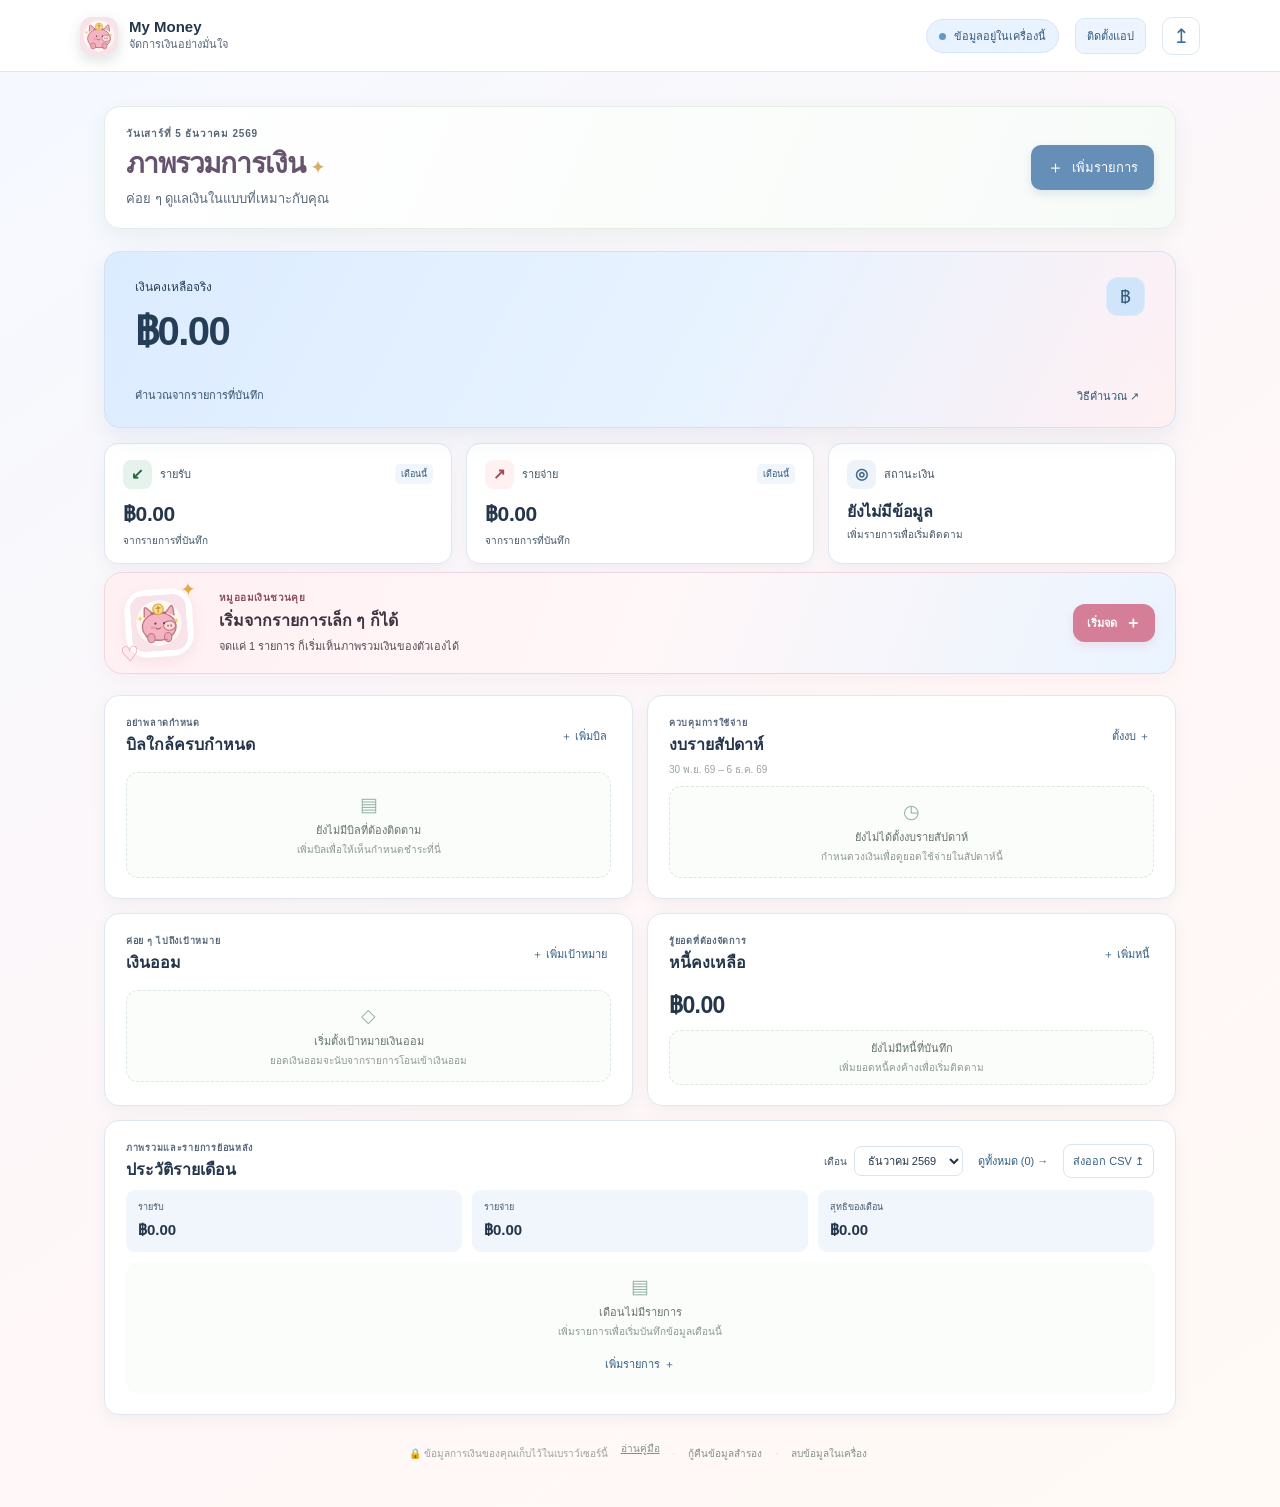
<file: index.html>
<!doctype html>
<html lang="th">
<head>
  <meta charset="utf-8">
  <meta name="viewport" content="width=device-width,initial-scale=1,viewport-fit=cover">
  <meta name="theme-color" content="#e7f1fb">
  <meta name="description" content="แอปบันทึกรายรับรายจ่ายส่วนตัว เก็บข้อมูลในเครื่อง พร้อมสำรองข้อมูลได้">
  <meta name="apple-mobile-web-app-capable" content="yes">
  <meta name="apple-mobile-web-app-status-bar-style" content="default">
  <meta name="apple-mobile-web-app-title" content="My Money">
  <link rel="icon" href="icon.svg?v=mint-v13" type="image/svg+xml">
  <link rel="apple-touch-icon" sizes="180x180" href="icon.svg?v=mint-v13">
  <link rel="manifest" href="manifest.webmanifest">
  <link rel="stylesheet" href="styles.css?v=bluepink-v15">
  <title>My Money</title>
</head>
<body>
  <header class="topbar">
    <a class="brand" href="#top" aria-label="My Money หน้าหลัก"><span class="brand-mark"><img src="icon.svg" alt="" aria-hidden="true" style="width:100%;height:100%;object-fit:cover;border-radius:inherit;display:block"></span><span><b>My Money</b><small>จัดการเงินอย่างมั่นใจ</small></span></a>
    <div class="top-actions"><span class="local-pill"><i></i> ข้อมูลอยู่ในเครื่องนี้</span><button class="install-button" id="installBtn">ติดตั้งแอป</button><button class="icon-button" id="backupBtn" title="สำรองข้อมูล" aria-label="สำรองข้อมูล">↥</button></div>
  </header>
  <main id="top">
    <section class="welcome"><div><p class="eyebrow" id="today"></p><h1>ภาพรวมการเงิน <span>✦</span></h1><p class="subhead">ค่อย ๆ ดูแลเงินในแบบที่เหมาะกับคุณ</p></div><button class="primary-button" id="openTransaction"><span>＋</span> เพิ่มรายการ</button></section>
    <section class="balance-card" aria-label="เงินคงเหลือ"><div class="balance-top"><div><p class="card-label">เงินคงเหลือจริง</p><p class="balance-amount" id="balance">฿0.00</p></div><div class="balance-icon">฿</div></div><div class="balance-bottom"><span id="balanceNote">คำนวณจากรายการที่บันทึก</span><button class="balance-link" id="balanceInfo">วิธีคำนวณ <span>↗</span></button></div><div class="card-decoration"></div></section>
    <section class="stat-grid" aria-label="ภาพรวม"><article class="stat-card"><div class="stat-head"><span class="stat-icon income-icon">↙</span><span class="stat-label">รายรับ</span><span class="period-label">เดือนนี้</span></div><strong id="income">฿0.00</strong><small>จากรายการที่บันทึก</small></article><article class="stat-card"><div class="stat-head"><span class="stat-icon expense-icon">↗</span><span class="stat-label">รายจ่าย</span><span class="period-label">เดือนนี้</span></div><strong id="expense">฿0.00</strong><small>จากรายการที่บันทึก</small></article><article class="stat-card status-card"><div class="stat-head"><span class="stat-icon status-icon">◎</span><span class="stat-label">สถานะเงิน</span></div><strong class="status-value" id="status">ยังไม่มีข้อมูล</strong><small id="statusNote">เพิ่มรายการเพื่อเริ่มติดตาม</small></article></section>
<section class="nudge-card" aria-live="polite"><div class="nudge-mascot"><img src="icon.svg" alt="หมูออมเงินยิ้ม"><span class="nudge-sparkle" aria-hidden="true">✦</span><span class="nudge-heart" aria-hidden="true">♡</span></div><div class="nudge-copy"><p class="nudge-kicker">หมูออมเงินชวนคุย</p><h2 id="nudgeTitle">เริ่มจากรายการเล็ก ๆ ก็ได้</h2><p id="nudgeText">จดแค่ 1 รายการ ก็เริ่มเห็นภาพรวมเงินของตัวเองได้</p></div><button class="nudge-button" id="nudgeAdd"><span id="nudgeAddLabel">เริ่มจด</span><span aria-hidden="true">＋</span></button></section>
        <section class="overview-grid"><article class="panel bills-panel"><div class="panel-heading"><div><p class="eyebrow">อย่าพลาดกำหนด</p><h2>บิลใกล้ครบกำหนด</h2></div><button class="text-button" id="addBillBtn">＋ เพิ่มบิล</button></div><div id="billsList" class="empty-state"><span class="empty-icon">▤</span><b>ยังไม่มีบิลที่ต้องติดตาม</b><span>เพิ่มบิลเพื่อให้เห็นกำหนดชำระที่นี่</span></div></article>
      <article class="panel budget-panel"><div class="panel-heading"><div><p class="eyebrow">ควบคุมการใช้จ่าย</p><h2>งบรายสัปดาห์</h2></div><button class="text-button" id="setBudgetBtn">ตั้งงบ ＋</button></div><div class="week-caption" id="weekRange"></div><div id="budgetsList" class="empty-state compact"><span class="empty-icon">◷</span><b>ยังไม่ได้ตั้งงบรายสัปดาห์</b><span>กำหนดวงเงินเพื่อดูยอดใช้จ่ายในสัปดาห์นี้</span></div></article></section>
    <section class="overview-grid lower-grid"><article class="panel goals-panel"><div class="panel-heading"><div><p class="eyebrow">ค่อย ๆ ไปถึงเป้าหมาย</p><h2>เงินออม</h2></div><button class="text-button" id="addGoalBtn">＋ เพิ่มเป้าหมาย</button></div><div id="goalsList" class="empty-state compact"><span class="empty-icon">◇</span><b>เริ่มตั้งเป้าหมายเงินออม</b><span>ยอดเงินออมจะนับจากรายการโอนเข้าเงินออม</span></div></article><article class="panel debt-panel"><div class="panel-heading"><div><p class="eyebrow">รู้ยอดที่ต้องจัดการ</p><h2>หนี้คงเหลือ</h2></div><button class="text-button" id="addDebtBtn">＋ เพิ่มหนี้</button></div><div class="debt-total" id="debtTotal">฿0.00</div><div id="debtsList" class="empty-state compact"><span class="empty-icon">⌁</span><b>ยังไม่มีหนี้ที่บันทึก</b><span>เพิ่มยอดหนี้คงค้างเพื่อเริ่มติดตาม</span></div></article></section>
    <section class="panel activity-panel history-panel"><div class="panel-heading"><div><p class="eyebrow">ภาพรวมและรายการย้อนหลัง</p><h2>ประวัติรายเดือน</h2></div><div class="history-actions"><label class="month-select-label"><span>เดือน</span><select id="historyMonth" aria-label="เลือกเดือน"></select></label><button class="text-button" id="allTransactions">ดูทั้งหมด</button><button class="text-button export-month" id="exportMonth">ส่งออก CSV ↥</button></div></div><div class="month-summary"><div><span>รายรับ</span><strong id="monthIncome">฿0.00</strong></div><div><span>รายจ่าย</span><strong id="monthExpense">฿0.00</strong></div><div><span>สุทธิของเดือน</span><strong id="monthNet">฿0.00</strong></div></div><div class="table-wrap"><table><thead><tr><th>รายการ</th><th>หมวดหมู่</th><th>วันที่</th><th class="align-right">จำนวนเงิน</th></tr></thead><tbody id="transactionRows"></tbody></table><div id="transactionEmpty" class="empty-state activity-empty"><span class="empty-icon">▤</span><b>เดือนไม่มีรายการ</b><span>เพิ่มรายการเพื่อเริ่มบันทึกข้อมูลเดือนนี้</span><button class="text-button" id="firstEntry">เพิ่มรายการ ＋</button></div></div></section>
    <footer><span>🔒 ข้อมูลการเงินของคุณเก็บไว้ในเบราว์เซอร์นี้</span><a class="footer-link" href="คู่มือการใช้งาน.html">อ่านคู่มือ</a><span class="footer-dot">·</span><button class="footer-link" id="restoreBtn">กู้คืนข้อมูลสำรอง</button><span class="footer-dot">·</span><button class="footer-link" id="clearDataBtn">ลบข้อมูลในเครื่อง</button></footer>
  </main>
  <nav class="mobile-nav"><a class="nav-active" href="#top"><span>⌂</span>หน้าหลัก</a><button id="navTransactions"><span>↕</span>รายการ</button><button id="navAdd"><span class="nav-add">＋</span>เพิ่มรายการ</button><button id="navBudget"><span>◷</span>งบประมาณ</button><button id="navSettings"><span>⚙</span>ตั้งค่า</button></nav>
  <dialog id="dialog"><form id="dialogForm" method="dialog"><div class="dialog-head"><div><p class="eyebrow" id="dialogEyebrow">บันทึกข้อมูล</p><h2 id="dialogTitle"></h2></div><button type="button" class="close-button" id="closeDialog" aria-label="ปิด">×</button></div><div id="dialogContent" class="dialog-content"></div><div class="dialog-actions"><button type="button" class="secondary-button" id="cancelDialog">ยกเลิก</button><button type="submit" class="primary-button" id="saveDialog">บันทึก</button></div></form></dialog>
  <input id="importFile" type="file" accept="application/json,.json" hidden>
  <div id="toast" role="status" aria-live="polite"></div>
  <script src="app.js?v=bluepink-v15"></script>
</body></html>
</file>
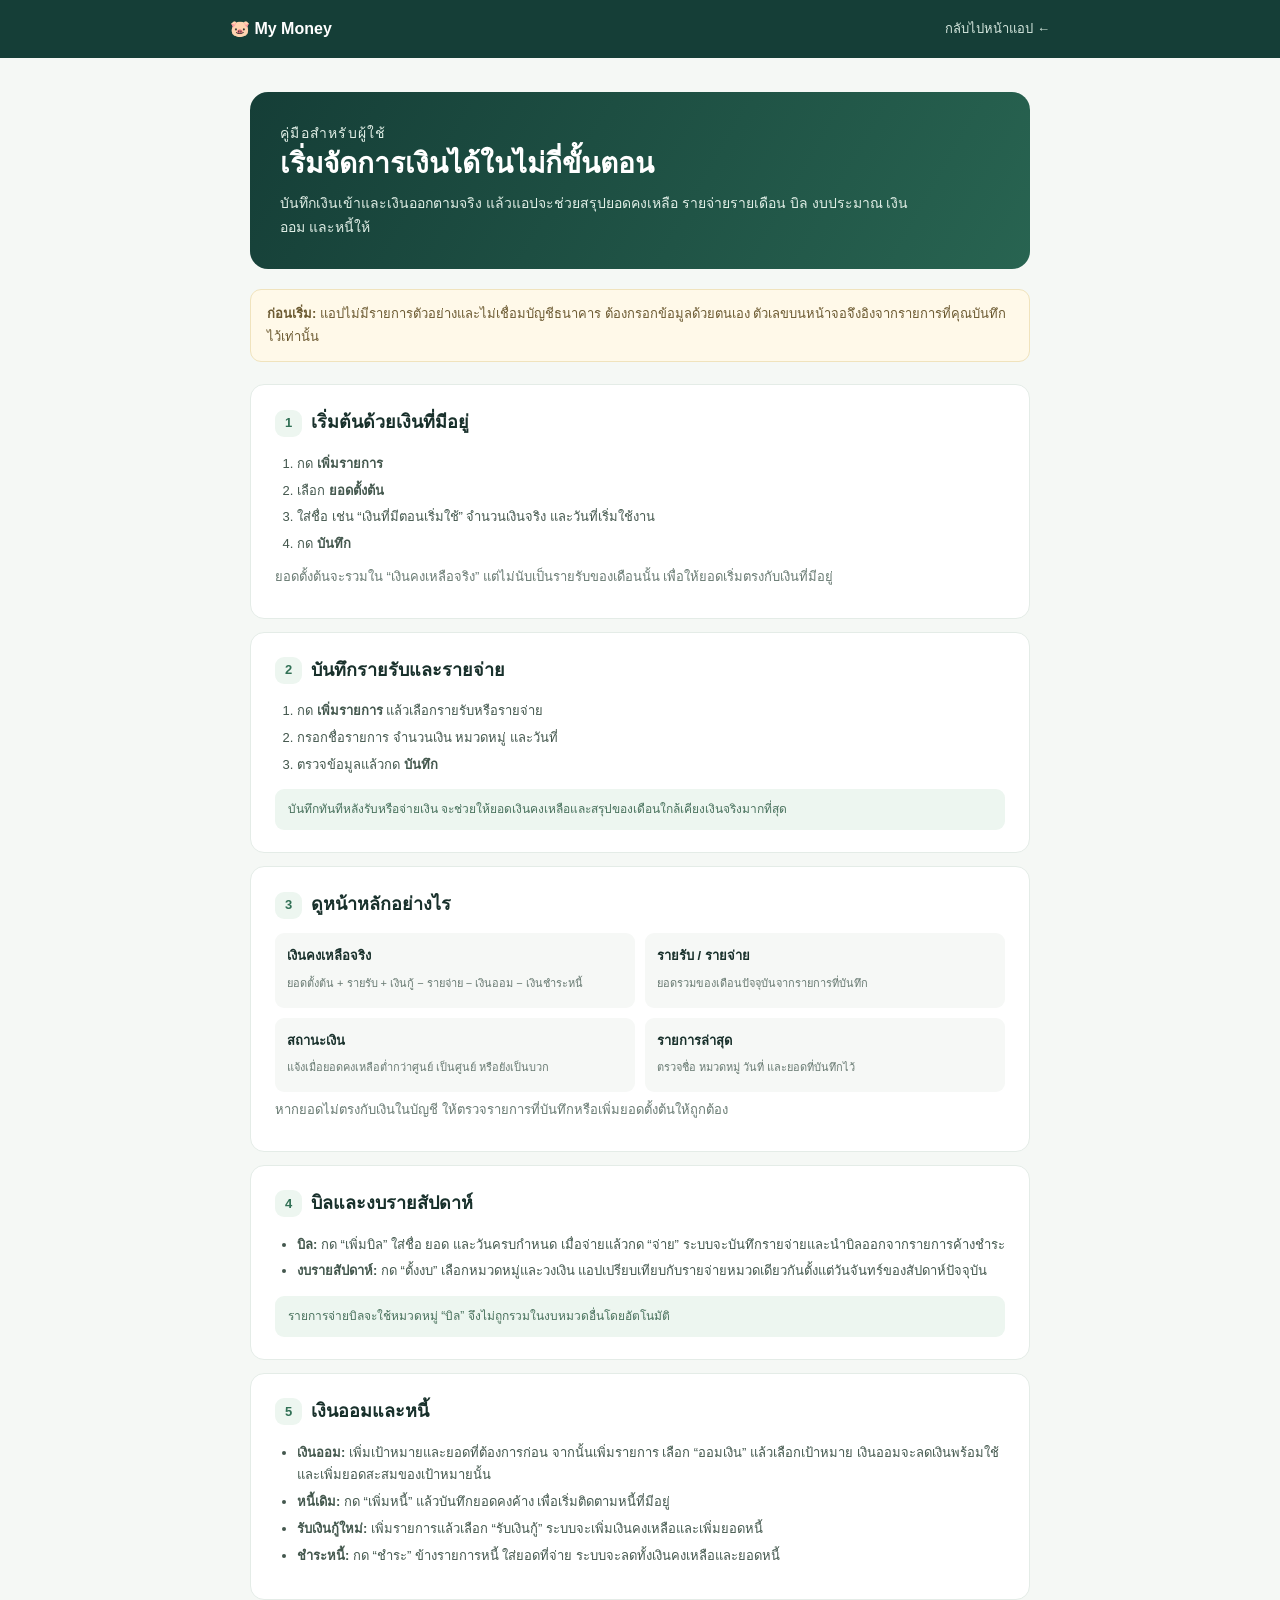
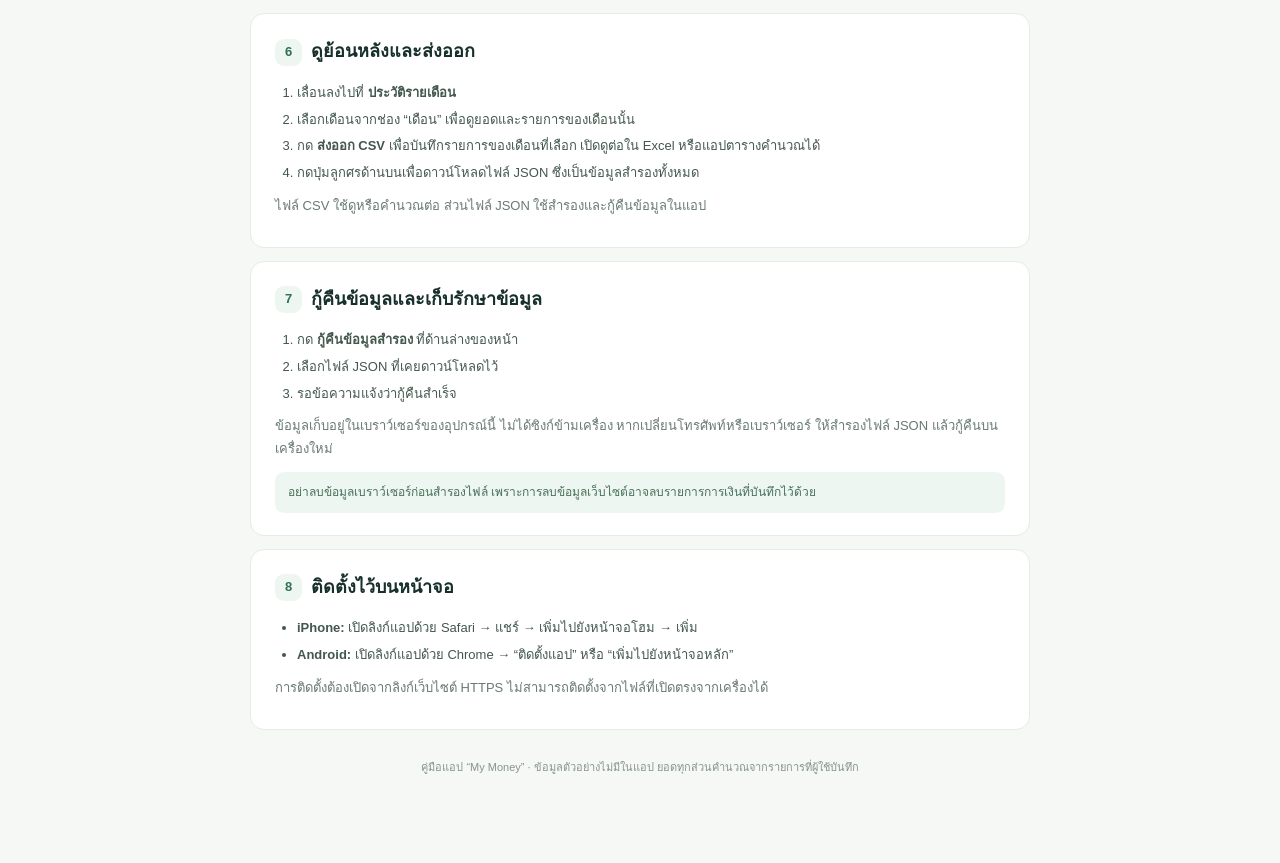
<file: คู่มือการใช้งาน.html>
<!doctype html>
<html lang="th">
<head>
  <meta charset="utf-8">
  <meta name="viewport" content="width=device-width,initial-scale=1,viewport-fit=cover">
  <meta name="theme-color" content="#153e37">
  <title>คู่มือการใช้งาน · My Money</title>
  <style>
    :root{--green:#153e37;--ink:#18302b;--muted:#687a72;--line:#e4ece7;--paper:#f5f8f5;--pale:#edf6f0;--gold:#f3c65f}*{box-sizing:border-box}body{margin:0;background:var(--paper);color:var(--ink);font-family:"Leelawadee UI",Tahoma,sans-serif;line-height:1.75}.top{background:var(--green);color:#fff;padding:15px max(calc((100vw - 820px)/2),20px);display:flex;justify-content:space-between;align-items:center}.brand{font-weight:700;text-decoration:none;color:white}.back{color:#d5e7de;text-decoration:none;font-size:13px}main{max-width:820px;padding:34px 20px 60px;margin:auto}.hero{background:linear-gradient(120deg,#153e37,#286451);border-radius:18px;padding:29px 30px;color:#fff;margin-bottom:20px}.eyebrow{font-size:11px;letter-spacing:.09em;color:#c4ddcf;margin:0 0 5px}.hero h1{font-size:28px;line-height:1.3;margin:0 0 9px}.hero p{font-size:14px;color:#e0eee6;margin:0;max-width:630px}.callout{background:#fff9e9;border:1px solid #f0e3bd;color:#6b5930;border-radius:11px;padding:13px 16px;font-size:13px;margin:15px 0 22px}.section{background:white;border:1px solid var(--line);border-radius:14px;padding:22px 24px;margin:13px 0}.section h2{font-size:18px;margin:0 0 12px;display:flex;align-items:center;gap:9px}.num{display:inline-grid;place-items:center;width:27px;height:27px;background:var(--pale);color:#317055;border-radius:9px;font-size:13px}.section p{font-size:13px;color:var(--muted);margin:7px 0}.section ol,.section ul{padding-left:22px;margin:8px 0;color:#43574d;font-size:13px}.section li{padding:2px 0}.tip{background:var(--pale);border-radius:9px;padding:10px 13px;color:#47705b;font-size:12px;margin-top:11px}.pill{display:inline-block;background:#f1f5f2;padding:2px 8px;border-radius:6px;color:#456458;font-size:11px}.grid{display:grid;grid-template-columns:1fr 1fr;gap:10px}.grid div{background:#f6f8f6;border-radius:9px;padding:12px}.grid b{display:block;font-size:13px}.grid span{font-size:11px;color:var(--muted)}.foot{color:#87958d;font-size:11px;text-align:center;padding:15px}@media(max-width:600px){.top{padding:12px 16px}main{padding:20px 13px 36px}.hero{padding:22px 19px}.hero h1{font-size:24px}.section{padding:17px 16px}.grid{grid-template-columns:1fr}}
  </style>
</head>
<body>
  <header class="top"><a class="brand" href="index.html">🐷 My Money</a><a class="back" href="index.html">กลับไปหน้าแอป ←</a></header>
  <main>
    <section class="hero"><p class="eyebrow">คู่มือสำหรับผู้ใช้</p><h1>เริ่มจัดการเงินได้ในไม่กี่ขั้นตอน</h1><p>บันทึกเงินเข้าและเงินออกตามจริง แล้วแอปจะช่วยสรุปยอดคงเหลือ รายจ่ายรายเดือน บิล งบประมาณ เงินออม และหนี้ให้</p></section>
    <div class="callout"><b>ก่อนเริ่ม:</b> แอปไม่มีรายการตัวอย่างและไม่เชื่อมบัญชีธนาคาร ต้องกรอกข้อมูลด้วยตนเอง ตัวเลขบนหน้าจอจึงอิงจากรายการที่คุณบันทึกไว้เท่านั้น</div>

    <section class="section"><h2><span class="num">1</span> เริ่มต้นด้วยเงินที่มีอยู่</h2><ol><li>กด <b>เพิ่มรายการ</b></li><li>เลือก <b>ยอดตั้งต้น</b></li><li>ใส่ชื่อ เช่น “เงินที่มีตอนเริ่มใช้” จำนวนเงินจริง และวันที่เริ่มใช้งาน</li><li>กด <b>บันทึก</b></li></ol><p>ยอดตั้งต้นจะรวมใน “เงินคงเหลือจริง” แต่ไม่นับเป็นรายรับของเดือนนั้น เพื่อให้ยอดเริ่มตรงกับเงินที่มีอยู่</p></section>

    <section class="section"><h2><span class="num">2</span> บันทึกรายรับและรายจ่าย</h2><ol><li>กด <b>เพิ่มรายการ</b> แล้วเลือกรายรับหรือรายจ่าย</li><li>กรอกชื่อรายการ จำนวนเงิน หมวดหมู่ และวันที่</li><li>ตรวจข้อมูลแล้วกด <b>บันทึก</b></li></ol><div class="tip">บันทึกทันทีหลังรับหรือจ่ายเงิน จะช่วยให้ยอดเงินคงเหลือและสรุปของเดือนใกล้เคียงเงินจริงมากที่สุด</div></section>

    <section class="section"><h2><span class="num">3</span> ดูหน้าหลักอย่างไร</h2><div class="grid"><div><b>เงินคงเหลือจริง</b><span>ยอดตั้งต้น + รายรับ + เงินกู้ − รายจ่าย − เงินออม − เงินชำระหนี้</span></div><div><b>รายรับ / รายจ่าย</b><span>ยอดรวมของเดือนปัจจุบันจากรายการที่บันทึก</span></div><div><b>สถานะเงิน</b><span>แจ้งเมื่อยอดคงเหลือต่ำกว่าศูนย์ เป็นศูนย์ หรือยังเป็นบวก</span></div><div><b>รายการล่าสุด</b><span>ตรวจชื่อ หมวดหมู่ วันที่ และยอดที่บันทึกไว้</span></div></div><p>หากยอดไม่ตรงกับเงินในบัญชี ให้ตรวจรายการที่บันทึกหรือเพิ่มยอดตั้งต้นให้ถูกต้อง</p></section>

    <section class="section"><h2><span class="num">4</span> บิลและงบรายสัปดาห์</h2><ul><li><b>บิล:</b> กด “เพิ่มบิล” ใส่ชื่อ ยอด และวันครบกำหนด เมื่อจ่ายแล้วกด “จ่าย” ระบบจะบันทึกรายจ่ายและนำบิลออกจากรายการค้างชำระ</li><li><b>งบรายสัปดาห์:</b> กด “ตั้งงบ” เลือกหมวดหมู่และวงเงิน แอปเปรียบเทียบกับรายจ่ายหมวดเดียวกันตั้งแต่วันจันทร์ของสัปดาห์ปัจจุบัน</li></ul><div class="tip">รายการจ่ายบิลจะใช้หมวดหมู่ “บิล” จึงไม่ถูกรวมในงบหมวดอื่นโดยอัตโนมัติ</div></section>

    <section class="section"><h2><span class="num">5</span> เงินออมและหนี้</h2><ul><li><b>เงินออม:</b> เพิ่มเป้าหมายและยอดที่ต้องการก่อน จากนั้นเพิ่มรายการ เลือก “ออมเงิน” แล้วเลือกเป้าหมาย เงินออมจะลดเงินพร้อมใช้และเพิ่มยอดสะสมของเป้าหมายนั้น</li><li><b>หนี้เดิม:</b> กด “เพิ่มหนี้” แล้วบันทึกยอดคงค้าง เพื่อเริ่มติดตามหนี้ที่มีอยู่</li><li><b>รับเงินกู้ใหม่:</b> เพิ่มรายการแล้วเลือก “รับเงินกู้” ระบบจะเพิ่มเงินคงเหลือและเพิ่มยอดหนี้</li><li><b>ชำระหนี้:</b> กด “ชำระ” ข้างรายการหนี้ ใส่ยอดที่จ่าย ระบบจะลดทั้งเงินคงเหลือและยอดหนี้</li></ul></section>

    <section class="section"><h2><span class="num">6</span> ดูย้อนหลังและส่งออก</h2><ol><li>เลื่อนลงไปที่ <b>ประวัติรายเดือน</b></li><li>เลือกเดือนจากช่อง “เดือน” เพื่อดูยอดและรายการของเดือนนั้น</li><li>กด <b>ส่งออก CSV</b> เพื่อบันทึกรายการของเดือนที่เลือก เปิดดูต่อใน Excel หรือแอปตารางคำนวณได้</li><li>กดปุ่มลูกศรด้านบนเพื่อดาวน์โหลดไฟล์ JSON ซึ่งเป็นข้อมูลสำรองทั้งหมด</li></ol><p>ไฟล์ CSV ใช้ดูหรือคำนวณต่อ ส่วนไฟล์ JSON ใช้สำรองและกู้คืนข้อมูลในแอป</p></section>

    <section class="section"><h2><span class="num">7</span> กู้คืนข้อมูลและเก็บรักษาข้อมูล</h2><ol><li>กด <b>กู้คืนข้อมูลสำรอง</b> ที่ด้านล่างของหน้า</li><li>เลือกไฟล์ JSON ที่เคยดาวน์โหลดไว้</li><li>รอข้อความแจ้งว่ากู้คืนสำเร็จ</li></ol><p>ข้อมูลเก็บอยู่ในเบราว์เซอร์ของอุปกรณ์นี้ ไม่ได้ซิงก์ข้ามเครื่อง หากเปลี่ยนโทรศัพท์หรือเบราว์เซอร์ ให้สำรองไฟล์ JSON แล้วกู้คืนบนเครื่องใหม่</p><div class="tip">อย่าลบข้อมูลเบราว์เซอร์ก่อนสำรองไฟล์ เพราะการลบข้อมูลเว็บไซต์อาจลบรายการการเงินที่บันทึกไว้ด้วย</div></section>

    <section class="section"><h2><span class="num">8</span> ติดตั้งไว้บนหน้าจอ</h2><ul><li><b>iPhone:</b> เปิดลิงก์แอปด้วย Safari → แชร์ → เพิ่มไปยังหน้าจอโฮม → เพิ่ม</li><li><b>Android:</b> เปิดลิงก์แอปด้วย Chrome → “ติดตั้งแอป” หรือ “เพิ่มไปยังหน้าจอหลัก”</li></ul><p>การติดตั้งต้องเปิดจากลิงก์เว็บไซต์ HTTPS ไม่สามารถติดตั้งจากไฟล์ที่เปิดตรงจากเครื่องได้</p></section>

    <p class="foot">คู่มือแอป “My Money” · ข้อมูลตัวอย่างไม่มีในแอป ยอดทุกส่วนคำนวณจากรายการที่ผู้ใช้บันทึก</p>
  </main>
</body>
</html>
</file>
<file: styles.css>
:root{--ink:#172b2a;--muted:#788682;--line:#e8eeeb;--paper:#f6f8f6;--white:#fff;--green:#176e58;--mint:#dff3ea;--red:#c95751;--gold:#c3903f;--font:'Leelawadee UI',Tahoma,sans-serif}*{box-sizing:border-box}body{margin:0;background:var(--paper);color:var(--ink);font-family:var(--font);font-size:14px}.topbar{height:72px;background:#fff;border-bottom:1px solid #edf1ef;display:flex;align-items:center;justify-content:space-between;padding:0 max(calc((100vw - 1120px)/2),24px);position:sticky;top:0;z-index:3}.brand{display:flex;gap:11px;align-items:center;color:var(--ink);text-decoration:none}.brand-mark{width:38px;height:38px;border-radius:12px;background:#153e37;color:#fff;display:grid;place-items:center;font-size:20px;font-weight:600}.brand b,.brand small{display:block}.brand b{font-size:15px}.brand small{font-size:11px;color:var(--muted)}.top-actions{display:flex;align-items:center;gap:16px}.local-pill{background:#eff7f2;border:1px solid #e0eee6;border-radius:99px;padding:7px 12px;color:#58766a;font-size:11px}.local-pill i{display:inline-block;width:7px;height:7px;border-radius:50%;background:#51a87d;margin-right:5px}.icon-button{border:1px solid var(--line);background:white;border-radius:10px;width:38px;height:38px;color:var(--green);font-size:20px;cursor:pointer}main{max-width:1120px;padding:34px 24px 30px;margin:auto}.welcome{display:flex;align-items:center;justify-content:space-between;margin-bottom:22px}.eyebrow{text-transform:uppercase;letter-spacing:.08em;color:#84948e;font:600 10px var(--font);margin:0 0 6px}.welcome h1{font-size:26px;line-height:1.2;margin:0;font-weight:600;letter-spacing:-.03em}.welcome h1 span{font-size:16px;color:#bf9a55}.nickname-button{padding:0;border:0;background:transparent;color:inherit;font:inherit;letter-spacing:inherit;cursor:pointer;border-bottom:1px dashed #93aaa0}.nickname-button:focus-visible{outline:2px solid #65a78b;outline-offset:3px;border-radius:3px}.nickname-button::after{content:" ✎";font-size:.55em;color:#608774;vertical-align:middle}.subhead{margin:7px 0 0;color:var(--muted);font-size:12px}.primary-button,.secondary-button{font:500 13px var(--font);border:0;border-radius:10px;padding:11px 16px;cursor:pointer}.primary-button{background:#164b40;color:#fff;box-shadow:0 3px 8px #12423824}.primary-button:hover{background:#0f3e34}.primary-button>span{font-size:17px;margin-right:4px;vertical-align:-1px}.balance-card{height:177px;border-radius:16px;background:linear-gradient(112deg,#123b35,#164d42 65%,#276250);padding:25px 30px;color:#fff;position:relative;overflow:hidden;margin-bottom:15px;box-shadow:0 9px 24px #1d544326}.balance-card:before{content:"";position:absolute;width:300px;height:300px;right:80px;top:-228px;border:1px solid #ffffff13;border-radius:50%}.card-decoration{position:absolute;width:235px;height:235px;border:1px solid #ffffff15;border-radius:50%;right:-35px;bottom:-190px;box-shadow:0 0 0 28px #ffffff08,0 0 0 58px #ffffff05}.balance-top{display:flex;justify-content:space-between;align-items:flex-start;position:relative;z-index:1}.card-label{margin:0;color:#d0e2d9;font-size:12px}.balance-amount{margin:3px 0 0;font:700 37px var(--font);letter-spacing:-1.5px}.balance-icon{height:39px;width:39px;border:1px solid #ffffff38;border-radius:12px;color:#d1e8dc;display:grid;place-items:center;font-size:18px}.balance-bottom{position:absolute;z-index:1;bottom:21px;left:30px;right:30px;display:flex;justify-content:space-between;color:#c3d9ce;font-size:11px}.balance-link{color:#e0eee7;border:0;background:none;font:inherit;cursor:pointer}.stat-grid{display:grid;grid-template-columns:repeat(3,1fr);gap:14px;margin-bottom:15px}.stat-card,.panel{background:#fff;border:1px solid #e9efec;border-radius:13px}.stat-card{padding:16px 18px 15px;min-height:103px}.stat-head{display:flex;align-items:center;gap:8px}.stat-icon{width:25px;height:25px;border-radius:8px;display:grid;place-items:center;font-size:15px;font-weight:600}.income-icon{background:#e5f4ec;color:#378664}.expense-icon{background:#fbebea;color:#be655e}.status-icon{background:#f5f0e4;color:#aa8843}.stat-label{font-size:11px;color:#65746f}.period-label{margin-left:auto;font-size:9px;color:#98a29e;background:#f5f7f6;border-radius:5px;padding:3px 6px}.stat-card>strong{display:block;font:700 20px var(--font);margin:8px 0 1px;letter-spacing:-.4px}.stat-card small{color:#9aa49f;font-size:10px}.stat-card .status-value{font:600 16px var(--font);margin-top:10px}.overview-grid{display:grid;grid-template-columns:1fr 1fr;gap:14px;margin-bottom:14px}.panel{padding:18px 20px;min-width:0}.panel-heading{display:flex;align-items:center;justify-content:space-between;margin-bottom:15px}.panel-heading .eyebrow{margin-bottom:2px;font-size:9px}.panel h2{font-size:15px;margin:0;font-weight:600}.text-button,.footer-link{border:0;background:transparent;color:#397b64;font:500 11px var(--font);cursor:pointer;padding:4px}.text-button:hover,.footer-link:hover{color:#164b40;text-decoration:underline}.empty-state{min-height:106px;border:1px dashed #e5ece8;border-radius:10px;display:flex;align-items:center;justify-content:center;flex-direction:column;gap:3px;color:#8c9993;text-align:center;font-size:10px;padding:13px}.empty-state b{font-size:11px;font-weight:500;color:#64736d}.empty-icon{font-size:19px;color:#94b5a5;margin-bottom:2px}.compact{min-height:89px}.week-caption{font-size:10px;color:#9ba59f;margin:-10px 0 9px}.budget-row{margin:10px 0 13px}.budget-label{display:flex;justify-content:space-between;font-size:11px;margin-bottom:5px}.budget-label span:last-child{font:11px 'Manrope',sans-serif;color:#6f7c77}.progress{height:6px;background:#eef2ef;border-radius:10px;overflow:hidden}.progress>i{display:block;height:100%;border-radius:10px;background:#51a37e}.progress>i.over{background:#cf6860}.budget-foot{font-size:9px;color:#9aa49f;margin-top:4px}.goal-row,.debt-row{padding:8px 0;border-bottom:1px solid #f0f3f1}.goal-top,.debt-row{display:flex;justify-content:space-between;align-items:center}.goal-name,.debt-name{font-size:11px;font-weight:500}.goal-amount,.debt-amount{font:11px 'Manrope',sans-serif;color:#53645c}.goal-row .progress{margin-top:6px}.goal-row .budget-foot{display:flex;justify-content:space-between}.debt-total{font:700 23px var(--font);letter-spacing:-.6px;margin:-3px 0 7px}.debt-panel .empty-state{min-height:55px;padding:4px}.debt-panel .empty-icon{display:none}.activity-panel{margin-top:0}.activity-panel .panel-heading{margin-bottom:8px}.table-wrap{overflow:auto}table{width:100%;border-collapse:collapse;text-align:left}th{font-size:9px;color:#98a39d;font-weight:500;padding:8px 10px;border-bottom:1px solid #edf1ef}td{font-size:11px;color:#65736d;padding:10px;border-bottom:1px solid #f0f3f1}td:first-child{color:#263a34;font-weight:500}.align-right{text-align:right}.amount-income{color:#338262;font-family:'Manrope',sans-serif}.amount-expense{color:#bd615a;font-family:'Manrope',sans-serif}.amount-neutral{color:#526a5f;font-family:'Manrope',sans-serif}.category-chip{background:#f2f6f3;border-radius:5px;padding:3px 7px;font-size:9px}.activity-empty{border:0;min-height:130px}.activity-empty .text-button{margin-top:5px}footer{display:flex;align-items:center;justify-content:center;gap:9px;padding:22px 0 6px;color:#9aa49f;font-size:10px}.footer-link{font-size:10px;color:#82928a}.footer-dot{color:#ccd3cf}.mobile-nav{display:none}dialog{border:0;border-radius:16px;padding:0;width:min(460px,calc(100vw - 32px));max-height:calc(100dvh - 28px);box-shadow:0 24px 90px #132d2570;color:var(--ink)}dialog::backdrop{background:#11251f80;backdrop-filter:blur(2px)}dialog form{padding:23px}.dialog-head{display:flex;justify-content:space-between;align-items:flex-start;border-bottom:1px solid var(--line);padding-bottom:14px}.dialog-head h2{font-size:19px;margin:0}.close-button{border:0;background:#f3f6f4;border-radius:8px;width:32px;height:32px;font-size:22px;color:#74827c;cursor:pointer}.dialog-content{padding:15px 0 6px;max-height:60dvh;overflow:auto}.field{display:block;margin:0 0 13px}.field span{display:block;font-size:11px;color:#53635c;margin-bottom:5px}.field input,.field select{width:100%;border:1px solid #dfe8e2;background:#fff;border-radius:8px;padding:10px 11px;font:13px var(--font);color:var(--ink);outline:none}.field input:focus,.field select:focus{border-color:#65a78b;box-shadow:0 0 0 3px #dff3ea}.field-help{color:#91a099;font-size:10px;margin-top:4px}.dialog-actions{display:flex;justify-content:flex-end;gap:9px;border-top:1px solid var(--line);padding-top:14px}.secondary-button{background:#f1f5f2;color:#54655d}.danger-button{color:#b44f49}.radio-row{display:flex;gap:7px;margin:0 0 14px}.radio-row label{flex:1}.radio-row input{position:absolute;opacity:0}.radio-row span{display:block;text-align:center;padding:8px;border:1px solid #e3eae6;border-radius:8px;font-size:11px;color:#718078;cursor:pointer}.radio-row input:checked+span{border-color:#5e9f83;background:#edf7f1;color:#286c50}.note-box{padding:10px;background:#f1f7f3;border-radius:8px;color:#648071;font-size:10px;margin:8px 0}#toast{position:fixed;bottom:24px;left:50%;transform:translate(-50%,20px);opacity:0;background:#163f36;color:#fff;padding:10px 16px;border-radius:9px;box-shadow:0 5px 18px #153d3438;font-size:12px;transition:.2s;z-index:10;pointer-events:none}#toast.show{transform:translate(-50%,0);opacity:1}
@media(max-width:650px){body{padding-bottom:67px}.topbar{height:60px;padding:0 16px}.brand-mark{width:34px;height:34px;border-radius:11px}.local-pill{font-size:9px;padding:6px 9px}.top-actions{gap:9px}main{padding:23px 15px 20px}.welcome{margin-bottom:17px}.welcome h1{font-size:23px}.welcome .primary-button{padding:10px 12px;font-size:11px}.subhead{font-size:11px}.balance-card{height:157px;padding:20px 20px;margin-bottom:11px}.balance-amount{font-size:32px}.balance-bottom{left:20px;right:20px;bottom:18px;font-size:9px}.balance-icon{height:34px;width:34px}.stat-grid{gap:8px;margin-bottom:11px}.stat-card{padding:12px 10px 11px;min-height:91px}.stat-head{gap:5px}.stat-icon{width:21px;height:21px;font-size:13px;border-radius:6px}.stat-label{font-size:9px}.period-label{font-size:8px;padding:2px 4px}.stat-card>strong{font-size:15px;margin-top:8px}.stat-card .status-value{font-size:12px}.stat-card small{font-size:8px}.overview-grid{grid-template-columns:1fr;gap:10px;margin-bottom:10px}.panel{padding:15px}.panel-heading{margin-bottom:12px}.panel h2{font-size:14px}.lower-grid{grid-template-columns:1fr 1fr}.lower-grid .panel{padding:13px 11px}.lower-grid .panel-heading{align-items:flex-start;gap:5px}.lower-grid .panel-heading h2{font-size:13px}.lower-grid .text-button{font-size:9px}.lower-grid .eyebrow{font-size:8px}.debt-total{font-size:20px}.activity-panel{padding:15px 10px}.activity-panel .panel-heading{padding:0 5px}.table-wrap{margin:0 -4px}th,td{padding:9px 6px;font-size:9px;white-space:nowrap}.category-chip{font-size:8px;padding:3px 5px}footer{flex-wrap:wrap;font-size:9px;padding-bottom:12px}.footer-link{font-size:9px}.mobile-nav{height:62px;position:fixed;bottom:0;left:0;right:0;background:#fff;border-top:1px solid #e9efec;display:flex;align-items:center;justify-content:space-around;z-index:5;padding-bottom:env(safe-area-inset-bottom)}.mobile-nav a,.mobile-nav button{display:flex;flex-direction:column;align-items:center;justify-content:center;gap:2px;min-width:50px;color:#87948e;font:9px var(--font);text-decoration:none;background:none;border:0}.mobile-nav span{font-size:18px;line-height:20px}.mobile-nav .nav-active{color:#26694f}.mobile-nav .nav-add{background:#194a3f;color:white;border-radius:10px;width:32px;height:32px;display:grid;place-items:center;margin-top:-13px;box-shadow:0 3px 8px #194a3f33}.dialog-actions{padding-bottom:env(safe-area-inset-bottom)}}
.history-actions{display:flex;align-items:center;gap:11px}.month-select-label{display:flex;align-items:center;gap:7px;font-size:10px;color:#829089}.month-select-label select{border:1px solid #e2eae5;background:#fff;color:#31443a;border-radius:7px;padding:7px 9px;font:11px var(--font);max-width:170px}.export-month{border:1px solid #e3ece6;border-radius:7px;padding:7px 9px;white-space:nowrap}.month-summary{display:grid;grid-template-columns:repeat(3,1fr);gap:10px;margin:0 0 10px}.month-summary>div{background:#f7f9f7;border-radius:9px;padding:10px 12px}.month-summary span,.month-summary strong{display:block}.month-summary span{font-size:9px;color:#84918b}.month-summary strong{font:600 15px var(--font);margin-top:4px;color:#29473b}.month-summary strong.negative{color:#bd554e}@media(max-width:650px){.history-actions{gap:5px;flex-wrap:wrap;justify-content:flex-end}.month-select-label{gap:4px}.month-select-label select{max-width:130px;padding:6px}.export-month{font-size:9px;padding:6px 7px}.month-summary{gap:6px}.month-summary>div{padding:8px}.month-summary span{font-size:8px}.month-summary strong{font-size:12px}.history-panel .panel-heading{align-items:flex-end}}.install-button{border:1px solid #dce9e1;background:#f4f8f5;border-radius:9px;padding:8px 11px;color:#28694f;font:500 11px var(--font);cursor:pointer}.install-button:hover{background:#e9f4ec}@media(max-width:650px){.top-actions{gap:6px}.install-button{padding:7px 8px;font-size:9px}.local-pill{padding:6px 7px;font-size:8px}}
/* Friendly, touch-first visual refresh */
:root{--ink:#18342d;--muted:#71847a;--line:#e3ece6;--paper:#f3f7f3;--green:#176e58;--mint:#e4f4eb;--red:#bf5d55;--gold:#b98d43}
body{background:radial-gradient(ellipse at 10% 0%,#e7f3eb 0,transparent 34%),var(--paper);color:var(--ink)}
.topbar{background:rgba(255,255,255,.93);backdrop-filter:blur(14px);border-bottom-color:#e4eee7}
.brand-mark{box-shadow:0 5px 14px #153e3726}
.welcome{padding:19px 21px;background:linear-gradient(112deg,#fff,#f7fbf8);border:1px solid #e4eee7;border-radius:16px;box-shadow:0 7px 22px #244e3910}
.welcome h1{font-size:28px;letter-spacing:-.04em}
.subhead{font-size:13px}
.nickname-button{border-radius:5px}
.primary-button{min-height:42px;transition:transform .16s ease,box-shadow .16s ease,background .16s ease}
.primary-button:hover{transform:translateY(-1px);box-shadow:0 6px 16px #12423824}
.balance-card{background:linear-gradient(118deg,#12443a 0%,#176652 58%,#3b8d69 100%);box-shadow:0 14px 30px #14543b2b}
.balance-amount{font-size:40px}
.balance-icon{background:#ffffff12}
.stat-card,.panel{border-color:#e5eee8;box-shadow:0 5px 18px #244e390a;transition:transform .18s ease,box-shadow .18s ease}
.stat-card:hover,.panel:hover{box-shadow:0 9px 25px #244e3915}
.stat-card{border-radius:14px}
.stat-card>strong{font-size:21px}
.stat-icon{width:29px;height:29px}
.income-icon{background:#e4f5ea}.expense-icon{background:#fff0ed}.status-icon{background:#fbf3df}
.panel{border-radius:15px;padding:20px 21px}
.panel h2{font-size:16px}
.text-button,.footer-link{min-height:34px;border-radius:8px}
.text-button:hover{background:#eef7f0;text-decoration:none}
.empty-state{background:#fbfdfb;border-color:#dce9e0;border-radius:12px}
.bill-row,.budget-row,.goal-row,.debt-row{border-radius:9px}
.category-chip{background:#eaf4ed;color:#466b57}
th{font-size:10px}td{font-size:12px}
.nickname-button::after{font-weight:600}
button,a,select,input{touch-action:manipulation}
:focus-visible{outline:3px solid #70b495;outline-offset:2px}
@media(max-width:650px){
 body{padding-bottom:calc(70px + env(safe-area-inset-bottom))}
 .topbar{padding-inline:13px}
 main{padding:17px 13px 18px}
 .welcome{padding:15px 14px;border-radius:14px;gap:10px}
 .welcome h1{font-size:22px}
 .subhead{font-size:10px}
 .welcome .primary-button{min-height:42px;white-space:nowrap}
 .balance-card{border-radius:15px;padding:20px 19px}
 .balance-amount{font-size:32px}
 .stat-grid{grid-template-columns:repeat(2,minmax(0,1fr));gap:9px}
 .stat-card{min-height:91px;padding:12px 11px}
 .stat-card>strong{font-size:17px}
 .stat-card .status-value{font-size:13px}
 .status-card{grid-column:1/-1;min-height:78px;display:grid;grid-template-columns:1fr auto;align-items:center}
 .status-card .stat-head{grid-column:1;grid-row:1}
 .status-card .status-value{grid-column:2;grid-row:1}
 .status-card small{grid-column:1/-1}
 .panel{padding:15px 14px;border-radius:13px}
 .lower-grid{grid-template-columns:1fr 1fr}
 .lower-grid .panel{padding:13px 10px}
 .history-actions{gap:5px}
 .mobile-nav{height:calc(63px + env(safe-area-inset-bottom));padding-bottom:env(safe-area-inset-bottom);box-shadow:0 -5px 18px #193c2a0c}
 .dialog-actions button{min-height:42px}
}
/* Cute, encouraging check-in card */
.nudge-card{position:relative;display:grid;grid-template-columns:76px 1fr auto;align-items:center;gap:18px;overflow:hidden;margin:-7px 0 21px;padding:16px 20px;border:1px solid #f1d9df;border-radius:18px;background:linear-gradient(112deg,#fff0f3 0%,#fff8f1 55%,#fffdf9 100%);box-shadow:0 7px 20px #bd7c8b12}
.nudge-mascot{width:68px;height:68px;position:relative;display:grid;place-items:center;border-radius:22px;background:#fff;box-shadow:0 5px 14px #bd7c8b20;transform:rotate(-4deg)}
.nudge-mascot img{width:56px;height:56px;object-fit:contain}
.nudge-sparkle,.nudge-heart{position:absolute;color:#e6a93e;font-size:18px}.nudge-sparkle{right:-5px;top:-8px}.nudge-heart{left:-7px;bottom:-7px;color:#e68b9d;font-size:21px}
.nudge-copy{position:relative;z-index:1}.nudge-kicker{margin:0 0 3px;color:#b46f7c;font-size:10px;font-weight:700;letter-spacing:.04em}.nudge-copy h2{margin:0;color:#49363b;font-size:16px;font-weight:700}.nudge-copy>p:last-child{margin:4px 0 0;color:#826b70;font-size:11px}
.nudge-button{position:relative;z-index:1;display:flex;align-items:center;gap:8px;border:0;border-radius:12px;padding:10px 14px;background:#db8194;color:#fff;font:600 11px var(--font);cursor:pointer;box-shadow:0 4px 9px #d680932d}.nudge-button:hover{background:#cb6e83}.nudge-button span:last-child{font-size:16px;line-height:12px}
@media(max-width:650px){.nudge-card{grid-template-columns:52px 1fr;gap:11px;margin:-2px 0 15px;padding:12px;border-radius:15px}.nudge-mascot{width:50px;height:50px;border-radius:16px}.nudge-mascot img{width:43px;height:43px}.nudge-sparkle{font-size:14px;top:-7px;right:-4px}.nudge-heart{font-size:16px;left:-6px;bottom:-6px}.nudge-copy h2{font-size:13px}.nudge-kicker{font-size:8px}.nudge-copy>p:last-child{font-size:9px}.nudge-button{grid-column:2;justify-self:start;padding:8px 12px;font-size:10px}}
/* Unified pastel palette */
:root{--ink:#514252;--muted:#8b8290;--line:#efe4eb;--paper:#fff9fb;--white:#fff;--green:#718f80;--mint:#e3f1e9;--red:#c97f8a;--gold:#c7a15f;--font:'Leelawadee UI',Tahoma,sans-serif}
body{background:linear-gradient(145deg,#fff9fb 0%,#fffaf4 52%,#f7f8ff 100%);color:#514252}
.topbar{background:#fffafcf2;border-bottom-color:#f1e5ec;backdrop-filter:blur(12px)}.brand-mark{background:#f5e4ec;color:#936b7b}.local-pill{background:#edf5ee;border-color:#dfebdf;color:#66816c}.local-pill i{background:#92b99a}.install-button{background:#f5eaf4;border-color:#ecdeed;color:#826c93}.install-button:hover{background:#efe1f0}
.welcome h1{color:#66536d}.welcome h1 span{color:#d7af68}.eyebrow{color:#aa8a9f}.subhead{color:#968a98}
.balance-card{background:linear-gradient(120deg,#9c8bb4 0%,#b4a0c7 52%,#c7b8d9 100%);box-shadow:0 12px 28px #9a88b42c}.balance-icon{background:#ffffff29;color:#fff}.balance-bottom{color:#f5eff7}.balance-link{color:#fff}
.stat-card,.panel{background:#fffdfd;border-color:#f0e6ec;box-shadow:0 5px 18px #876c8310}.stat-icon{background:#f4eaf2;color:#95778f}.income-icon{background:#e7f3e9;color:#72987a}.expense-icon{background:#fff0ed;color:#c17d78}.status-icon{background:#f3effa;color:#8d7fa8}.period-label{background:#f7eff5;color:#997b92}
.primary-button{background:#8cae9b;color:#fff;box-shadow:0 4px 10px #77998729}.primary-button:hover{background:#789c88}.text-button,.balance-link{color:#8d718c}.text-button:hover{color:#745c77}.nudge-button{background:#d98da2}.nudge-card{border-color:#f1dbe4;background:linear-gradient(110deg,#fff0f4 0%,#fff8f1 58%,#f6f2fb 100%)}
.progress{background:#f2eaf0}.progress i{background:linear-gradient(90deg,#a8c9b0,#d1aac9)}.goal-row .progress i{background:linear-gradient(90deg,#c5a7d6,#e2b1c1)}.budget-row .progress i{background:linear-gradient(90deg,#a8c9b0,#c0dfce)}
.month-summary>div{background:#f8f2f6}.month-summary strong{color:#66536d}.month-select-label select{border-color:#ebdfe9;background:#fffafd;color:#645567}.export-month{border-color:#ebdfe9}.category-chip{background:#f6eff5;color:#8b7186}
.mobile-nav{background:#fffafcf2;border-top-color:#f0e4eb}.mobile-nav .nav-active{color:#789b86}.mobile-nav .nav-add{background:#91b29e;color:#fff;box-shadow:0 3px 8px #71937e38}
.dialog-head{background:#fff7fa}.dialog-actions{background:#fffafd}.secondary-button{background:#f5eff4;color:#79677a;border-color:#eadfe9}
@media(max-width:650px){.topbar{background:#fffafcf5}.welcome h1{font-size:22px}}
/* High-contrast mint, blush and cream palette (no violet) */
:root{--ink:#263b32;--muted:#58685f;--line:#dce9df;--paper:#f6fbf7;--white:#fff;--green:#34745b;--mint:#e3f2e7;--red:#a64d4d;--gold:#9c702b}
body{background:linear-gradient(145deg,#f7fbf8 0%,#fffaf5 58%,#fff6f7 100%);color:#263b32}
h1,h2,h3,strong,.stat-card>strong,.status-value,.panel h2,.nudge-copy h2,.month-summary strong{color:#263b32}
.topbar{background:#ffffffed;border-bottom-color:#dce9df}.brand-mark{background:#e4f2e8;color:#315b46}.brand b{color:#263b32}.brand small,.subhead,.eyebrow{color:#58685f}
.local-pill{background:#eaf4eb;border-color:#d6e7d8;color:#315b46}.local-pill i{background:#4e9868}.install-button{background:#edf5ed;border-color:#d8e8db;color:#315b46}.install-button:hover{background:#e2f0e5}
.balance-card{background:linear-gradient(118deg,#dcefe1 0%,#e9f4e8 58%,#f7f4e8 100%);border:1px solid #cfe2d3;box-shadow:0 10px 24px #466c501c}.balance-card .card-label,.balance-card .balance-amount{color:#234638!important}.balance-card .balance-bottom,.balance-card .balance-link{color:#365f49}.balance-icon{background:#cfe6d4;color:#315b46}
.stat-card,.panel{background:#fff;border-color:#e1eae3;box-shadow:0 5px 16px #315c4210}.stat-head,.stat-label,.period-label,.stat-card small{color:#44564a}.stat-icon{background:#e8f1e9;color:#315b46}.income-icon{background:#e2f2e5;color:#27633c}.expense-icon{background:#fff0e9;color:#984d3a}.status-icon{background:#f4efe4;color:#745c2f}.period-label{background:#edf5ee;color:#385d45}
.primary-button{background:#38785c;color:#fff;box-shadow:0 4px 10px #315f4726}.primary-button:hover{background:#2e684f}.text-button,.balance-link{color:#315f47}.text-button:hover{color:#204b36}
.nudge-card{border-color:#efd8dc;background:linear-gradient(110deg,#fff0f2 0%,#fff9f0 55%,#edf6ee 100%)}.nudge-copy h2{color:#3e3434}.nudge-kicker{color:#854c55}.nudge-copy>p:last-child{color:#55494a}.nudge-button{background:#b95f70;color:#fff}.nudge-button:hover{background:#a94e60}
.progress{background:#e8eee8}.progress i{background:linear-gradient(90deg,#77ad82,#b3d7b7)}.goal-row .progress i{background:linear-gradient(90deg,#d98b94,#efb3ad)}.budget-row .progress i{background:linear-gradient(90deg,#6ca57a,#acd5b3)}
.month-summary>div{background:#eff5ef}.month-summary span,.month-select-label{color:#46584b}.month-summary strong{color:#263b32}.month-select-label select{border-color:#d9e5db;background:#fff;color:#263b32}.export-month{border-color:#d9e5db}.category-chip{background:#edf4ed;color:#385945}
.mobile-nav{background:#ffffffed;border-top-color:#dce9df}.mobile-nav a,.mobile-nav button{color:#536359}.mobile-nav .nav-active{color:#285c40}.mobile-nav .nav-add{background:#38785c;color:#fff;box-shadow:0 3px 8px #315f4730}
.dialog-head{background:#f5f9f5}.dialog-actions{background:#fff}.secondary-button{background:#edf4ee;color:#354b3d;border-color:#dbe8dd}.field-help,.note-box{color:#415247}
/* Blue and pink pastel theme */
:root{--ink:#25364a;--muted:#56677a;--line:#dce7f1;--paper:#f6faff;--white:#fff;--green:#426d96;--mint:#e6f2ff;--red:#a64d5b;--gold:#956d30}
body{background:linear-gradient(145deg,#f4f9ff 0%,#fff7f8 56%,#fffaf5 100%);color:#25364a}
h1,h2,h3,strong,.stat-card>strong,.status-value,.panel h2,.nudge-copy h2,.month-summary strong{color:#25364a}
.topbar{background:#ffffffed;border-bottom-color:#dce7f1}.brand-mark{background:#e7f1fb;color:#456b8d}.brand b{color:#25364a}.brand small,.subhead,.eyebrow{color:#56677a}
.local-pill{background:#e9f3ff;border-color:#d5e6f8;color:#355b7d}.local-pill i{background:#6398c8}.install-button{background:#eef5ff;border-color:#d9e7f5;color:#355b7d}.install-button:hover{background:#e2efff}
.balance-card{background:linear-gradient(118deg,#dcecff 0%,#e8f3ff 58%,#fff0f3 100%);border:1px solid #d1e2f3;box-shadow:0 10px 24px #547ba51c}.balance-card .card-label,.balance-card .balance-amount{color:#253e58!important}.balance-card .balance-bottom,.balance-card .balance-link{color:#355571}.balance-icon{background:#d1e5fa;color:#355b7d}
.stat-card,.panel{background:#fff;border-color:#dfe8f0;box-shadow:0 5px 16px #38597910}.stat-head,.stat-label,.period-label,.stat-card small{color:#43566a}.stat-icon{background:#e8f2fc;color:#416789}.income-icon{background:#e6f3ed;color:#27633c}.expense-icon{background:#fff0f1;color:#984d56}.status-icon{background:#edf3f9;color:#416789}.period-label{background:#f0f6fc;color:#385a78}
.primary-button{background:#668fb7;color:#fff;box-shadow:0 4px 10px #456c9226}.primary-button:hover{background:#527ca7}.text-button,.balance-link{color:#355f84}.text-button:hover{color:#244766}
.nudge-card{border-color:#f0d7df;background:linear-gradient(110deg,#fff0f3 0%,#fff7f8 52%,#eaf4ff 100%)}.nudge-copy h2{color:#3d3440}.nudge-kicker{color:#8b4e61}.nudge-copy>p:last-child{color:#584b55}.nudge-button{background:#d47e98;color:#fff}.nudge-button:hover{background:#bd6882}
.progress{background:#e8edf3}.progress i{background:linear-gradient(90deg,#77a8d4,#a7c8e8)}.goal-row .progress i{background:linear-gradient(90deg,#d985a0,#efb2bd)}.budget-row .progress i{background:linear-gradient(90deg,#75a6d2,#a8c9e8)}
.month-summary>div{background:#f0f6fc}.month-summary span,.month-select-label{color:#43566a}.month-summary strong{color:#25364a}.month-select-label select{border-color:#d9e5f0;background:#fff;color:#25364a}.export-month{border-color:#d9e5f0}.category-chip{background:#edf4fb;color:#385a78}
.mobile-nav{background:#ffffffed;border-top-color:#dce7f1}.mobile-nav a,.mobile-nav button{color:#536477}.mobile-nav .nav-active{color:#355f84}.mobile-nav .nav-add{background:#668fb7;color:#fff;box-shadow:0 3px 8px #456c9230}
.dialog-head{background:#f2f7fc}.dialog-actions{background:#fff}.secondary-button{background:#edf4fb;color:#354b60;border-color:#dbe6ef}.field-help,.note-box{color:#415367}
</file>
